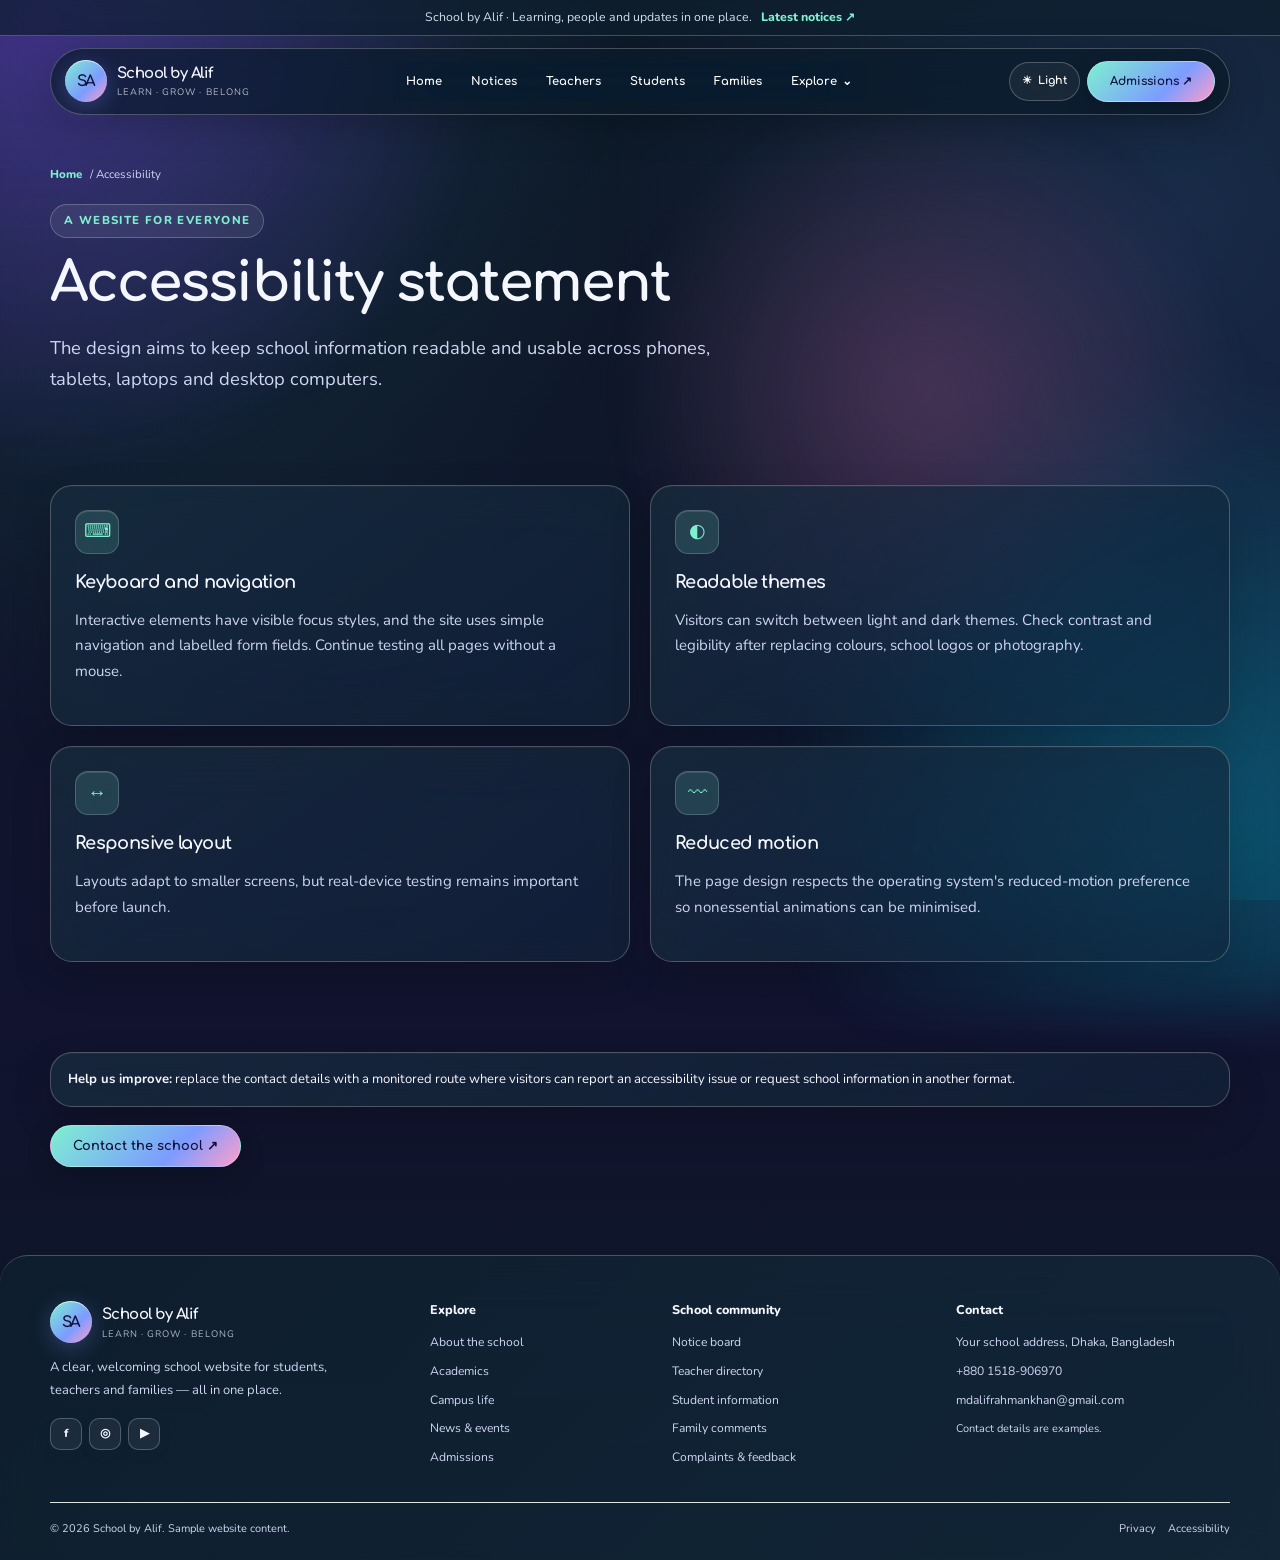
<file: accessibility.html>
<!doctype html><html lang="en"><head><meta charset="utf-8"><meta name="viewport" content="width=device-width,initial-scale=1"><meta name="theme-color" content="#f7f9f7"><meta name="description" content="Accessibility information for the School by Alif website."><title>Accessibility Statement | School by Alif</title><link rel="icon" href="assets/img/favicon.svg" type="image/svg+xml"><link rel="stylesheet" href="assets/css/style.css"><script defer src="assets/js/site-config.js"></script><script defer src="assets/js/main.js"></script></head><body><div class="announcement">School by Alif · Learning, people and updates in one place. <a href="notices.html">Latest notices ↗</a></div><header class="site-header"><div class="container nav-wrap"></div></header><main>
<section class="page-hero"><div class="container"><div class="breadcrumbs"><a href="index.html">Home</a> / Accessibility</div><p class="eyebrow">A website for everyone</p><h1>Accessibility statement</h1><p class="lede">The design aims to keep school information readable and usable across phones, tablets, laptops and desktop computers.</p></div></section>
<section class="section-tight"><div class="container grid-2"><article class="card"><div class="icon-box">⌨</div><h3>Keyboard and navigation</h3><p>Interactive elements have visible focus styles, and the site uses simple navigation and labelled form fields. Continue testing all pages without a mouse.</p></article><article class="card"><div class="icon-box">◐</div><h3>Readable themes</h3><p>Visitors can switch between light and dark themes. Check contrast and legibility after replacing colours, school logos or photography.</p></article><article class="card"><div class="icon-box">↔</div><h3>Responsive layout</h3><p>Layouts adapt to smaller screens, but real-device testing remains important before launch.</p></article><article class="card"><div class="icon-box">〰</div><h3>Reduced motion</h3><p>The page design respects the operating system's reduced-motion preference so nonessential animations can be minimised.</p></article></div></section>
<section class="section-tight"><div class="container"><div class="notice"><strong>Help us improve:</strong> replace the contact details with a monitored route where visitors can report an accessibility issue or request school information in another format.</div><a class="btn" style="margin-top:18px" href="contact.html">Contact the school ↗</a></div></section></main><footer class="site-footer"><div class="container"></div></footer></body></html>
</file>
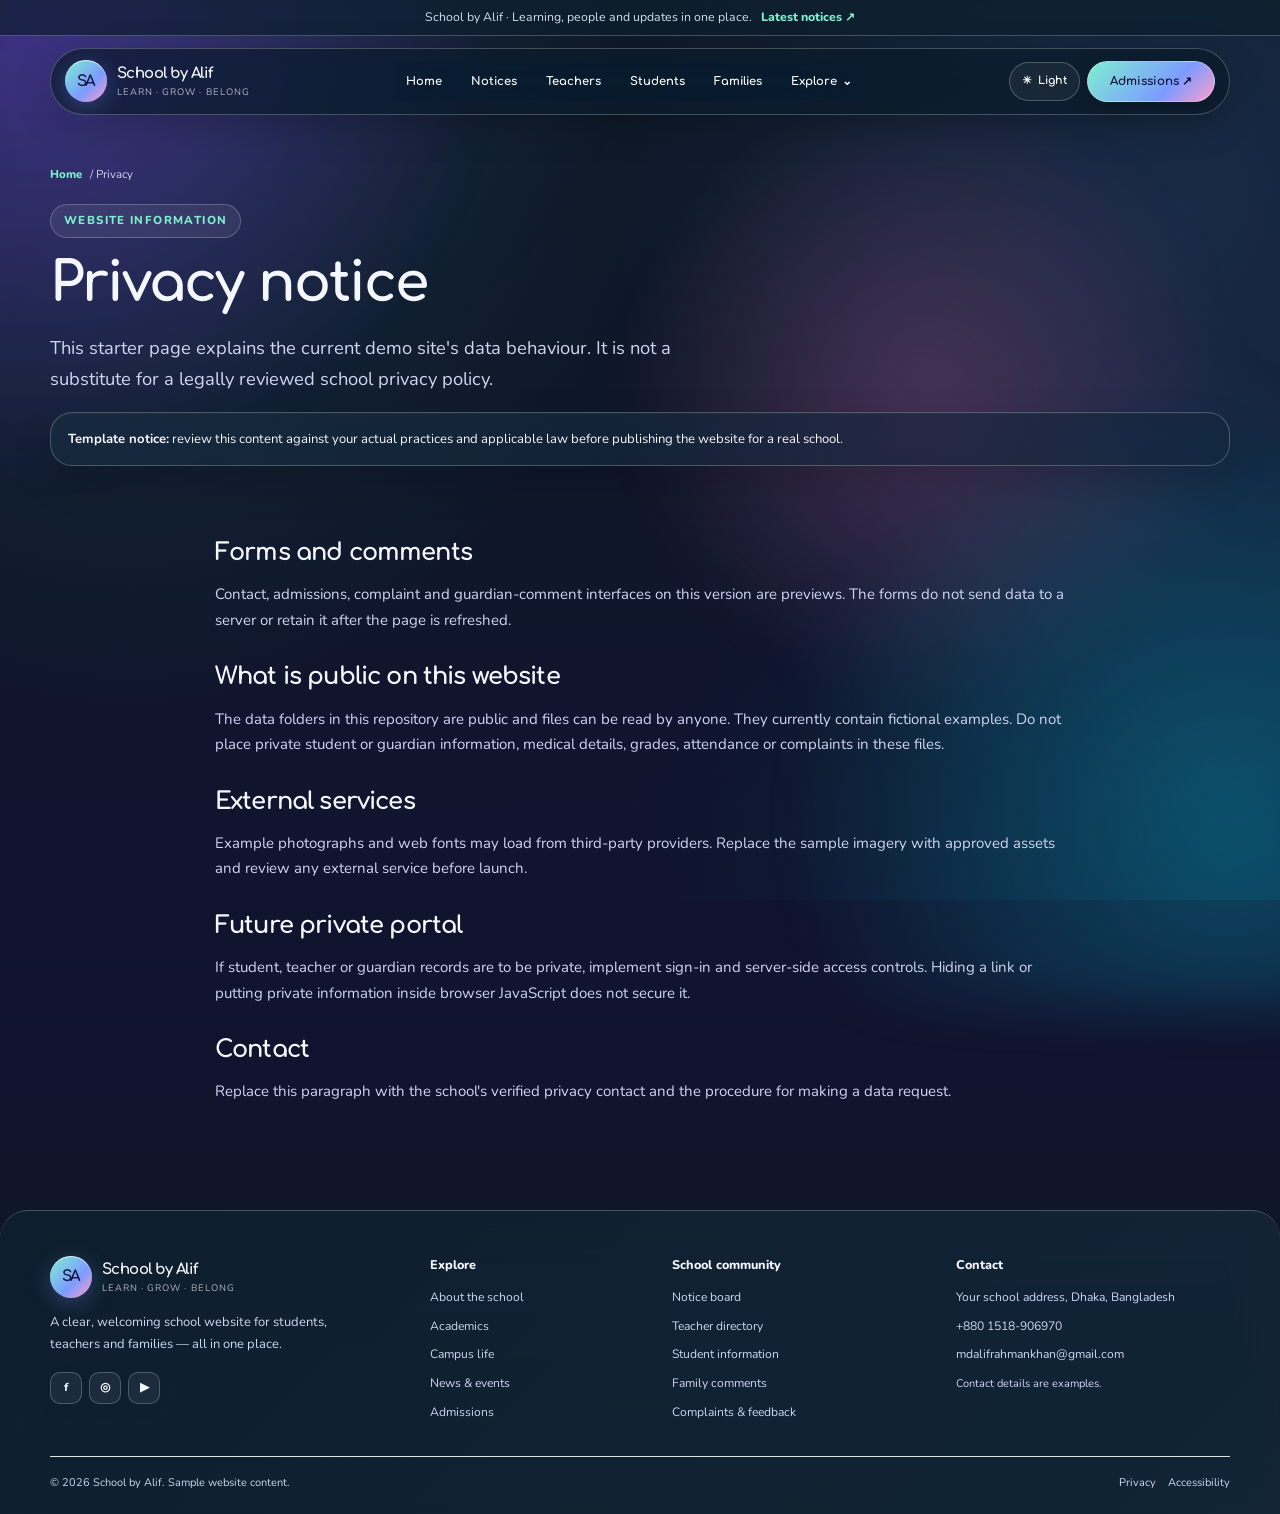
<file: privacy.html>
<!doctype html><html lang="en"><head><meta charset="utf-8"><meta name="viewport" content="width=device-width,initial-scale=1"><meta name="theme-color" content="#f7f9f7"><meta name="description" content="Starter privacy notice for School by Alif website."><title>Privacy Notice | School by Alif</title><link rel="icon" href="assets/img/favicon.svg" type="image/svg+xml"><link rel="stylesheet" href="assets/css/style.css"><script defer src="assets/js/site-config.js"></script><script defer src="assets/js/main.js"></script></head><body><div class="announcement">School by Alif · Learning, people and updates in one place. <a href="notices.html">Latest notices ↗</a></div><header class="site-header"><div class="container nav-wrap"></div></header><main>
<section class="page-hero"><div class="container"><div class="breadcrumbs"><a href="index.html">Home</a> / Privacy</div><p class="eyebrow">Website information</p><h1>Privacy notice</h1><p class="lede">This starter page explains the current demo site's data behaviour. It is not a substitute for a legally reviewed school privacy policy.</p><div class="notice"><strong>Template notice:</strong> review this content against your actual practices and applicable law before publishing the website for a real school.</div></div></section>
<section class="section-tight"><div class="container" style="max-width:850px"><h2 style="font-size:1.5rem">Forms and comments</h2><p>Contact, admissions, complaint and guardian-comment interfaces on this version are previews. The forms do not send data to a server or retain it after the page is refreshed.</p><h2 style="font-size:1.5rem;margin-top:30px">What is public on this website</h2><p>The data folders in this repository are public and files can be read by anyone. They currently contain fictional examples. Do not place private student or guardian information, medical details, grades, attendance or complaints in these files.</p><h2 style="font-size:1.5rem;margin-top:30px">External services</h2><p>Example photographs and web fonts may load from third-party providers. Replace the sample imagery with approved assets and review any external service before launch.</p><h2 style="font-size:1.5rem;margin-top:30px">Future private portal</h2><p>If student, teacher or guardian records are to be private, implement sign-in and server-side access controls. Hiding a link or putting private information inside browser JavaScript does not secure it.</p><h2 style="font-size:1.5rem;margin-top:30px">Contact</h2><p>Replace this paragraph with the school's verified privacy contact and the procedure for making a data request.</p></div></section></main><footer class="site-footer"><div class="container"></div></footer></body></html>
</file>
<file: assets/css/style.css>
@import url('https://fonts.googleapis.com/css2?family=Comfortaa:wght@400;500;600;700&family=Nunito:wght@400;500;600;700;800&display=swap');
@import url('https://fonts.googleapis.com/css2?family=DM+Sans:wght@400;500;600;700&family=Plus+Jakarta+Sans:wght@400;500;600;700;800&display=swap');
:root{--bg:#f7f9f7;--surface:#fff;--surface-soft:#eff7f0;--surface-blue:#edf5ff;--ink:#203329;--muted:#68786f;--green:#247858;--green-dark:#155740;--green-soft:#e1f4e8;--blue:#3673c5;--blue-soft:#e7f1ff;--coral:#d96f58;--coral-soft:#fff0eb;--gold:#a97516;--gold-soft:#fff5d9;--line:#e2eae3;--glass:rgba(255,255,255,.78);--glass-line:rgba(255,255,255,.96);--shadow:0 14px 40px rgba(30,65,44,.07);--shadow-hover:0 20px 55px rgba(30,65,44,.13);--radius:23px;--max:1180px;--head:'Plus Jakarta Sans',sans-serif;--body:'DM Sans',sans-serif}
:root[data-theme=dark]{--bg:#17211b;--surface:#202c24;--surface-soft:#293a2f;--surface-blue:#24343d;--ink:#eef6ef;--muted:#b1c0b4;--green:#91d6ad;--green-dark:#b4e8c5;--green-soft:#2b4635;--blue:#a5caff;--blue-soft:#293d51;--coral:#ffad96;--coral-soft:#482e29;--gold:#f0c56e;--gold-soft:#40371f;--line:#39483d;--glass:rgba(32,44,36,.78);--glass-line:rgba(255,255,255,.11);--shadow:0 16px 44px rgba(0,0,0,.2);--shadow-hover:0 20px 60px rgba(0,0,0,.28)}
*{box-sizing:border-box}html{scroll-behavior:smooth;scroll-padding-top:95px}body{margin:0;background:var(--bg);color:var(--ink);font-family:var(--body);font-size:15px;line-height:1.7;-webkit-font-smoothing:antialiased;overflow-x:hidden;transition:background .22s,color .22s}body:before{content:"";position:fixed;z-index:-1;inset:0;pointer-events:none;background:radial-gradient(ellipse at 0% 0%,rgba(161,220,176,.15),transparent 34%),radial-gradient(ellipse at 100% 14%,rgba(163,201,245,.13),transparent 33%)}::selection{background:#cbead4;color:#193a29}
img{max-width:100%;display:block;object-fit:cover}a{color:inherit;text-decoration:none}button,input,textarea,select{font:inherit}button{cursor:pointer}a:focus-visible,button:focus-visible,input:focus-visible,textarea:focus-visible,select:focus-visible{outline:3px solid #4d9ee0;outline-offset:3px}.container{width:min(calc(100% - 40px),var(--max));margin-inline:auto}
h1,h2,h3,h4{font-family:var(--head);letter-spacing:-.052em;line-height:1.18;margin:0 0 15px;font-weight:750;color:var(--ink)}h1{font-size:clamp(2.6rem,5.2vw,4.7rem);line-height:1.08}h2{font-size:clamp(1.9rem,3.6vw,3rem)}h3{font-size:1.12rem;letter-spacing:-.035em}h4{font-size:1rem;letter-spacing:-.025em}p{margin:0 0 17px;color:var(--muted)}.eyebrow,.page-kicker{display:inline-flex;align-items:center;gap:9px;color:var(--green);font-size:.72rem;font-weight:800;text-transform:uppercase;letter-spacing:.12em;margin:0 0 14px}.eyebrow:before,.page-kicker:before{content:"";display:inline-block;width:22px;height:2px;border-radius:4px;background:currentColor}.lede{font-size:clamp(1rem,1.5vw,1.15rem);max-width:680px}.center{text-align:center}.center .lede{margin-inline:auto}.section{padding:73px 0}.section-tight{padding:45px 0}.section-head,.section-heading{display:flex;justify-content:space-between;align-items:end;gap:24px;margin-bottom:27px}.section-head>div,.section-heading>div{max-width:730px}.section-head p,.section-heading p{margin-bottom:0}
.announcement{padding:8px 16px;text-align:center;font-size:.74rem;background:#edf7ef;color:#35634a;border-bottom:1px solid #dfebe0}.announcement a{font-weight:800;color:var(--green);margin-left:6px}:root[data-theme=dark] .announcement{background:#263b2e;color:#d4f4dd;border-color:var(--line)}
.site-header{position:sticky;top:0;z-index:50;background:rgba(255,255,255,.84);border-bottom:1px solid rgba(225,235,226,.85);backdrop-filter:blur(19px) saturate(145%);-webkit-backdrop-filter:blur(19px) saturate(145%)}:root[data-theme=dark] .site-header{background:rgba(27,37,31,.88);border-color:var(--line)}
.nav-wrap{display:flex;align-items:center;justify-content:space-between;gap:15px;min-height:73px}.brand{display:flex;align-items:center;gap:10px;min-width:max-content}.brand-mark{display:grid;place-items:center;width:42px;height:42px;border-radius:13px;background:var(--green);color:#fff;font-family:var(--head);font-weight:800;letter-spacing:-.07em;box-shadow:0 5px 13px #24785820}.brand-copy{display:flex;flex-direction:column;line-height:1.3}.brand-copy strong{font-family:var(--head);font-size:.9rem;letter-spacing:-.04em;color:var(--ink)}.brand-copy small{font-size:.59rem;color:var(--muted);letter-spacing:.11em;margin-top:3px}.nav-links{display:flex;align-items:center;gap:16px}.nav-links>a,.nav-more-button{font-size:.77rem;font-weight:700;color:var(--muted);white-space:nowrap}.nav-links>a:hover,.nav-links>a[aria-current=page],.nav-more-button:hover{color:var(--green)}.nav-links>a[aria-current=page]:after{content:"";display:block;height:2px;margin-top:4px;border-radius:4px;background:var(--green)}.nav-more{position:relative}.nav-more-button{display:flex;align-items:center;gap:5px;background:none;border:0;padding:8px 0}.nav-more-menu{display:none;position:absolute;right:0;top:calc(100% + 10px);min-width:190px;padding:8px;background:var(--surface);border:1px solid var(--line);border-radius:15px;box-shadow:var(--shadow);z-index:90}.nav-more.open .nav-more-menu{display:grid;animation:popIn .18s ease-out}.nav-more-menu a{padding:10px 12px;border-radius:9px;font-size:.79rem;color:var(--muted)}.nav-more-menu a:hover,.nav-more-menu a[aria-current=page]{background:var(--surface-soft);color:var(--green)}.nav-utility{display:flex;align-items:center;gap:8px}.theme-toggle,.nav-toggle{display:inline-flex;align-items:center;justify-content:center;gap:6px;min-height:38px;padding:8px 10px;border:1px solid var(--line);border-radius:11px;background:var(--surface);color:var(--ink);font-weight:700;font-size:.74rem}.nav-toggle{display:none}
.btn{display:inline-flex;align-items:center;justify-content:center;gap:8px;border:1px solid transparent;border-radius:11px;padding:12px 17px;background:var(--green);color:#fff;font-weight:800;font-size:.81rem;line-height:1.3;box-shadow:0 5px 15px #2478581a;transition:transform .22s,box-shadow .22s,background .22s}.btn:hover{transform:translateY(-2px);box-shadow:0 10px 22px #24785824;background:var(--green-dark)}.btn-light{background:var(--surface);border-color:var(--line);color:var(--ink);box-shadow:none}.btn-light:hover{background:var(--surface-soft);color:var(--green-dark)}.btn-blue{background:var(--blue)}.btn-sm{padding:9px 13px;font-size:.74rem}.text-link{font-size:.82rem;font-weight:800;color:var(--green);white-space:nowrap}.text-link span{padding-left:4px}.pill{display:inline-flex;align-items:center;gap:7px;border:1px solid #dbece0;background:#fff;border-radius:99px;padding:7px 12px;color:#36664b;font-size:.71rem;font-weight:800}
.glass,.card,.stat,.step,.faq-list details,.contact-card{background:var(--glass);border:1px solid var(--glass-line);box-shadow:var(--shadow);backdrop-filter:blur(15px);-webkit-backdrop-filter:blur(15px)}.card{border-radius:var(--radius);padding:24px;transition:transform .24s,box-shadow .24s,border-color .24s}.card:hover{transform:translateY(-4px);box-shadow:var(--shadow-hover);border-color:#c4e3cd}.icon-box{width:44px;height:44px;border-radius:13px;display:grid;place-items:center;background:var(--green-soft);color:var(--green);font-size:1.2rem;margin-bottom:18px}.tag{display:inline-flex;align-items:center;padding:5px 9px;border-radius:7px;background:var(--green-soft);color:var(--green-dark);font-size:.65rem;font-weight:800}.tag.blue{background:var(--blue-soft);color:var(--blue)}.tag.coral{background:var(--coral-soft);color:var(--coral)}.tag.gold{background:var(--gold-soft);color:var(--gold)}
.grid-2{display:grid;grid-template-columns:repeat(2,minmax(0,1fr));gap:20px}.grid-3{display:grid;grid-template-columns:repeat(3,minmax(0,1fr));gap:17px}.photo-card{padding:0;overflow:hidden}.photo-card>img{width:100%;height:205px}.photo-card .card-body{padding:21px}.photo-card h3{margin-top:10px}
.hero{padding:55px 0 48px}.hero-grid{display:grid;grid-template-columns:1fr 1fr;align-items:center;gap:44px}.hero-copy{position:relative;z-index:2}.hero h1 span{color:var(--green)}.hero-copy .lede{margin:18px 0 24px}.button-row{display:flex;gap:10px;flex-wrap:wrap}.hero-art{position:relative;min-height:420px}.hero-image{position:absolute;inset:5px 10px 22px 20px;width:calc(100% - 30px);height:calc(100% - 27px);border-radius:29px 29px 95px 29px;box-shadow:0 20px 52px #24473019}.hero-art:before{content:"";position:absolute;right:0;top:-10px;width:145px;height:145px;background:#d8edbb;border-radius:50%;opacity:.6}.hero-art:after{content:"";position:absolute;left:0;bottom:0;width:105px;height:105px;border:1px solid #a8d4b0;border-radius:50%}.floating-card{position:absolute;z-index:2;padding:15px 17px;border-radius:16px;background:rgba(255,255,255,.9);border:1px solid #fff;box-shadow:var(--shadow);backdrop-filter:blur(15px);animation:float 7s ease-in-out infinite}.floating-card strong{display:block;font:800 .98rem var(--head)}.floating-card small{color:var(--muted);font-size:.69rem}.float-one{right:0;top:32px}.float-two{left:0;bottom:31px;max-width:190px;animation-delay:-2.4s}
.trust-strip{border-block:1px solid var(--line);background:rgba(255,255,255,.47);padding:17px 0}.trust-inner{display:flex;justify-content:space-between;gap:16px;flex-wrap:wrap}.trust-item{display:flex;gap:8px;align-items:center;color:var(--muted);font-size:.76rem;font-weight:700}.trust-item b{color:var(--green)}
.stats{display:grid;grid-template-columns:repeat(4,1fr);gap:10px;margin-top:22px}.stat{padding:18px;border-radius:16px}.stat strong{font:800 clamp(1.5rem,3vw,2.2rem)/1.2 var(--head);display:block}.stat span{display:block;font-size:.7rem;color:var(--muted);margin-top:5px}
.split{display:grid;grid-template-columns:1fr 1fr;align-items:center;gap:45px}.split-image{position:relative}.split-image img{width:100%;height:400px;border-radius:26px}.image-note{position:absolute;right:-10px;bottom:17px;max-width:220px;padding:16px;border-radius:17px;background:rgba(255,255,255,.93);border:1px solid white;box-shadow:var(--shadow)}.image-note h3{margin:9px 0 5px}.check-list{list-style:none;padding:0;margin:22px 0 25px;display:grid;gap:11px}.check-list li{display:flex;gap:10px;color:var(--muted)}.check-list li:before{content:"✓";display:grid;place-items:center;flex:0 0 22px;height:22px;border-radius:50%;background:var(--green-soft);color:var(--green);font-size:.7rem;font-weight:900;margin-top:2px}
.quote-band{border-radius:26px;padding:36px;background:linear-gradient(115deg,#eaf6eb,#eff6ff 74%,#fff2e9);border:1px solid #fff;display:grid;grid-template-columns:1fr 1fr;gap:25px;align-items:center}.quote-band h2{max-width:500px}.quote-band p{color:#5c7364}.quote-mark{font:4rem/1 var(--head);color:var(--green)}
.page-hero{padding:45px 0 28px}.page-hero-grid{display:grid;grid-template-columns:1fr .75fr;gap:38px;align-items:center}.page-hero h1{font-size:clamp(2.45rem,4.8vw,4.1rem)}.page-hero-img{width:100%;height:280px;border-radius:25px}.breadcrumbs{display:flex;gap:8px;font-size:.72rem;color:var(--muted);margin-bottom:20px}.breadcrumbs a{color:var(--green);font-weight:800}
.notice{border:1px solid #d9eadc;background:#edf7ed;color:#3f684b;padding:15px 17px;border-radius:14px;font-size:.82rem}.feature-row{display:flex;gap:13px;margin:19px 0}.feature-row .icon-box{flex-shrink:0;margin:0}.feature-row h3{font:800 .9rem var(--body);letter-spacing:0;margin-bottom:4px}.feature-row p{font-size:.8rem;margin:0}
.timeline{border-left:2px solid #d9e8dc;padding-left:24px;margin-left:9px;display:grid;gap:21px}.timeline-item{position:relative}.timeline-item:before{content:"";position:absolute;left:-32px;top:5px;width:12px;height:12px;background:#a8dcb3;border:4px solid var(--bg);border-radius:50%}.timeline-item .year{font-size:.75rem;color:var(--green);font-weight:800}.steps{counter-reset:step;display:grid;grid-template-columns:repeat(3,1fr);gap:14px}.step{border-radius:21px;padding:23px}.step:before{counter-increment:step;content:"0" counter(step);display:grid;place-items:center;width:39px;height:39px;border-radius:12px;background:var(--green-soft);color:var(--green);font:800 .88rem var(--head);margin-bottom:18px}.step p{font-size:.82rem}
.data-table{width:100%;border-collapse:collapse;border-radius:15px;overflow:hidden;background:var(--surface);font-size:.83rem}.data-table th,.data-table td{text-align:left;padding:13px;border-bottom:1px solid var(--line)}.data-table th{background:var(--surface-soft);font-size:.7rem;text-transform:uppercase;letter-spacing:.05em}.data-table tr:last-child td{border-bottom:0}
.filter-bar{display:flex;gap:7px;flex-wrap:wrap;margin-bottom:20px}.filter-bar button,.teacher-filter button{padding:8px 12px;background:var(--surface);color:var(--muted);border:1px solid var(--line);border-radius:99px;font-size:.74rem;font-weight:800}.filter-bar button.active,.teacher-filter button.active{background:var(--green);border-color:var(--green);color:#fff}.news-meta{display:flex;gap:11px;color:var(--muted);font-size:.69rem;margin:11px 0}.news-meta span+span:before{content:"•";margin-right:11px}
.gallery-grid{display:grid;grid-template-columns:repeat(3,1fr);gap:14px}.gallery-item{position:relative;min-height:205px;border-radius:20px;overflow:hidden}.gallery-item img{position:absolute;inset:0;width:100%;height:100%;transition:transform .45s}.gallery-item:hover img{transform:scale(1.04)}.gallery-caption{position:absolute;left:11px;right:11px;bottom:11px;background:rgba(255,255,255,.92);border-radius:10px;padding:9px 11px;font-weight:800;font-size:.74rem}
.faq-list{display:grid;gap:10px}.faq-list details{border-radius:15px;padding:16px 19px}.faq-list summary{cursor:pointer;font-weight:800;list-style:none;position:relative;padding-right:27px}.faq-list summary::-webkit-details-marker{display:none}.faq-list summary:after{content:"+";position:absolute;right:0;color:var(--green);font-size:1.2rem}.faq-list details[open] summary:after{content:"−"}.faq-list details p{font-size:.83rem;margin:10px 0 0}
.contact-grid{display:grid;grid-template-columns:.8fr 1.2fr;gap:19px;align-items:start}.contact-card{padding:24px;border-radius:21px}.contact-method{display:flex;gap:12px;padding:14px 0;border-bottom:1px solid var(--line)}.contact-method:last-child{border:0}.contact-method .icon-box{flex-shrink:0;margin:0}.contact-method strong{display:block;font-size:.83rem}.contact-method p,.contact-method a{font-size:.8rem;margin:3px 0 0;color:var(--muted)}
.form-grid{display:grid;grid-template-columns:1fr 1fr;gap:13px}.field{display:grid;gap:7px;min-width:0}.field label{font-size:.74rem;font-weight:800}.field input,.field select,.field textarea{width:100%;min-width:0;border:1px solid #d8e3da;border-radius:11px;padding:12px;background:#fff;color:#203329}.field textarea{min-height:118px;resize:vertical}.field input::placeholder,.field textarea::placeholder{color:#8b9990}.field.full{grid-column:1/-1}.form-message{margin-top:10px;font-size:.8rem;color:var(--green);font-weight:700}
.site-footer{margin-top:43px;padding:45px 0 21px;background:#edf4ee;border-top:1px solid #e1ebe2}:root[data-theme=dark] .site-footer{background:#1c2921}.footer-grid{display:grid;grid-template-columns:1.3fr .8fr .95fr 1fr;gap:23px}.footer-brand p{font-size:.81rem;max-width:290px;margin-top:13px}.footer-col h3{font:800 .79rem var(--body);letter-spacing:0;margin-bottom:14px}.footer-col a{display:block;margin:8px 0;color:var(--muted);font-size:.76rem}.footer-col a:hover{color:var(--green)}.footer-bottom{display:flex;justify-content:space-between;gap:14px;flex-wrap:wrap;margin-top:26px;padding-top:17px;border-top:1px solid #dce6de;color:var(--muted);font-size:.69rem}.footer-bottom a{margin-left:12px}.social-row{display:flex;gap:7px;margin-top:13px}.social-row a{display:grid;place-items:center;width:32px;height:32px;border-radius:10px;background:#fff;border:1px solid var(--line);font-weight:800;font-size:.73rem}
.empty-state{padding:28px;border:1px dashed var(--line);border-radius:15px;text-align:center;color:var(--muted)}[hidden]{display:none!important}.search-box{display:flex;align-items:center;gap:9px;width:min(100%,390px);padding:7px 12px;background:var(--surface);border:1px solid var(--line);border-radius:11px;margin:0 0 18px}.search-box span{color:var(--muted)}.search-box input{width:100%;min-width:0;border:0;background:transparent;padding:5px;color:var(--ink);outline:0}
.site-hero-v3{padding:52px 0 48px}.hero-v3-grid{display:grid;grid-template-columns:1fr .94fr;align-items:center;gap:42px}.hero-v3-copy h1{font-size:clamp(2.65rem,5vw,4.6rem);max-width:680px}.hero-v3-copy h1 em{font-style:normal;color:var(--green)}.hero-v3-copy .lede{margin:18px 0 24px}.hero-v3-photo{position:relative;min-height:420px}.hero-v3-photo>img{position:absolute;inset:0 0 0 14px;width:calc(100% - 14px);height:100%;border-radius:27px 27px 94px 27px}.hero-v3-photo:before{content:"";position:absolute;z-index:1;width:115px;height:115px;border-radius:50%;right:-12px;top:-16px;background:#f4d894;opacity:.55}.photo-glass-note{position:absolute;z-index:2;left:-5px;bottom:22px;width:min(245px,72%);padding:15px;border-radius:16px;background:rgba(255,255,255,.92);border:1px solid white;box-shadow:var(--shadow);backdrop-filter:blur(14px)}.photo-glass-note strong{display:block;font:800 .93rem var(--head)}.photo-glass-note span{font-size:.73rem;color:var(--muted)}
.section-heading h2{margin-bottom:9px}.notice-highlight{border:1px solid #dce9dc;background:#edf7ed;border-radius:18px;padding:17px 20px;display:flex;align-items:center;justify-content:space-between;gap:15px;margin-bottom:22px}.notice-highlight strong{font-size:.85rem}.notice-highlight p{font-size:.77rem;margin:3px 0 0}.notice-highlight .btn{flex-shrink:0}
.quick-grid{display:grid;grid-template-columns:repeat(4,minmax(0,1fr));gap:13px}.quick-card{padding:20px;border-radius:18px;background:rgba(255,255,255,.82);border:1px solid #fff;box-shadow:0 7px 23px rgba(30,65,44,.04);transition:transform .22s,box-shadow .22s,border-color .22s}.quick-card:hover{transform:translateY(-4px);box-shadow:var(--shadow-hover);border-color:#cbe5d3}.quick-icon{display:grid;place-items:center;width:41px;height:41px;border-radius:12px;background:var(--green-soft);color:var(--green);font-size:1.14rem;margin-bottom:15px}.quick-card:nth-child(2) .quick-icon{background:var(--blue-soft);color:var(--blue)}.quick-card:nth-child(3) .quick-icon{background:var(--gold-soft);color:var(--gold)}.quick-card:nth-child(4) .quick-icon{background:var(--coral-soft);color:var(--coral)}.quick-card h3{font-size:.94rem;margin-bottom:6px}.quick-card p{font-size:.74rem;line-height:1.6;margin:0}.quick-card .arrow{float:right;color:var(--green)}
.data-cards{display:grid;grid-template-columns:repeat(3,minmax(0,1fr));gap:15px}.notice-card{padding:19px;border:1px solid var(--line);background:var(--surface);border-radius:18px;box-shadow:0 7px 23px rgba(35,63,43,.04);transition:transform .22s,box-shadow .22s}.notice-card:hover{transform:translateY(-3px);box-shadow:var(--shadow)}.notice-card h3{font-size:.96rem;margin:11px 0 8px}.notice-card p{font-size:.79rem;line-height:1.65;margin-bottom:12px}.notice-meta{font-size:.68rem;color:var(--muted);display:flex;gap:9px;flex-wrap:wrap}.notice-card-top{display:flex;justify-content:space-between;align-items:center;gap:10px}.notice-date{font-size:.68rem;color:var(--muted);white-space:nowrap}.notice-label{display:inline-flex;border-radius:6px;padding:4px 8px;font-size:.62rem;font-weight:800;background:var(--green-soft);color:var(--green-dark)}.notice-label.urgent{background:var(--coral-soft);color:#b64d3b}.notice-label.event{background:var(--blue-soft);color:#2e67ac}.notice-label.academic{background:var(--gold-soft);color:#946611}
.teacher-grid{display:grid;grid-template-columns:repeat(3,minmax(0,1fr));gap:16px}.teacher-card{overflow:hidden;background:var(--surface);border:1px solid var(--line);border-radius:19px;box-shadow:0 7px 24px rgba(30,65,44,.05);transition:transform .24s,box-shadow .24s}.teacher-card:hover{transform:translateY(-4px);box-shadow:var(--shadow-hover)}.teacher-card img{height:210px;width:100%;background:var(--surface-soft)}.teacher-info{padding:17px}.teacher-info h3{font-size:.98rem;margin:10px 0 4px}.teacher-info .role{font-size:.7rem;font-weight:800;color:var(--green);margin-bottom:7px}.teacher-info p{font-size:.77rem;line-height:1.6;margin:0}
.student-record{padding:18px;border:1px solid var(--line);background:var(--surface);border-radius:17px;box-shadow:0 6px 21px rgba(30,65,44,.04)}.student-record-head{display:flex;align-items:center;gap:12px;margin-bottom:14px}.student-avatar{display:grid;place-items:center;flex-shrink:0;width:42px;height:42px;border-radius:50%;background:var(--green-soft);color:var(--green);font:800 .78rem var(--head)}.student-record-head h3{font-size:.9rem;margin:0 0 2px}.student-record-head p{font-size:.69rem;margin:0}.student-metrics{display:grid;grid-template-columns:1fr 1fr;gap:8px}.student-metric{padding:9px;background:var(--surface-soft);border-radius:9px}.student-metric span{display:block;font-size:.64rem;color:var(--muted)}.student-metric b{display:block;font-size:.82rem;margin-top:2px}
.comment-card{padding:18px;background:var(--surface);border:1px solid var(--line);border-radius:16px}.comment-top{display:flex;align-items:center;justify-content:space-between;gap:10px;margin-bottom:11px}.comment-author{display:flex;gap:9px;align-items:center}.comment-avatar{display:grid;place-items:center;width:35px;height:35px;border-radius:50%;background:var(--blue-soft);color:var(--blue);font-weight:800}.comment-author b{display:block;font-size:.78rem}.comment-author small{font-size:.66rem;color:var(--muted)}.comment-card p{font-size:.8rem;line-height:1.7;margin:0}.comment-response{padding:11px 13px;margin-top:12px;border-left:3px solid #a8d9b1;background:var(--surface-soft);border-radius:0 9px 9px 0;font-size:.75rem;color:var(--muted)}.comment-response b{display:block;color:var(--green);font-size:.69rem;margin-bottom:3px}
.panel{padding:23px;background:var(--surface);border:1px solid var(--line);border-radius:20px;box-shadow:0 7px 26px rgba(30,65,44,.04)}.demo-alert{border:1px solid #f0dfab;background:#fff8e4;color:#78602b;border-radius:12px;padding:13px 15px;font-size:.77rem;line-height:1.65}.demo-alert strong{color:#634c1e}.status-chip{display:inline-flex;align-items:center;gap:6px;border-radius:99px;padding:5px 9px;background:var(--green-soft);color:var(--green-dark);font-size:.65rem;font-weight:800}.status-chip:before{content:"";width:6px;height:6px;border-radius:50%;background:#4d9e6d}.loading-state{padding:24px;border:1px dashed var(--line);border-radius:14px;color:var(--muted);text-align:center;font-size:.81rem}
#scroll-progress{position:fixed;top:0;left:0;width:0;height:3px;background:linear-gradient(90deg,#5daf83,#78bdea,#edab9a);z-index:1000}#back-to-top{position:fixed;right:18px;bottom:18px;z-index:70;width:41px;height:41px;border:1px solid var(--line);border-radius:12px;background:var(--surface);color:var(--green);box-shadow:var(--shadow);opacity:0;transform:translateY(8px);pointer-events:none;transition:.2s}#back-to-top.visible{opacity:1;transform:translateY(0);pointer-events:auto}
.reveal{opacity:0;transform:translateY(15px);transition:opacity .55s ease,transform .55s cubic-bezier(.2,.7,.3,1)}.reveal.in-view{opacity:1;transform:none}
:root[data-theme=dark] .quick-card{background:var(--surface);border-color:var(--line)}:root[data-theme=dark] .notice-highlight{background:var(--green-soft);border-color:var(--line)}:root[data-theme=dark] .field input,:root[data-theme=dark] .field textarea,:root[data-theme=dark] .field select{background:#1a2720;color:var(--ink);border-color:var(--line)}:root[data-theme=dark] .field select option{background:#202c24;color:var(--ink)}:root[data-theme=dark] .social-row a{background:var(--surface);border-color:var(--line)}:root[data-theme=dark] .image-note,:root[data-theme=dark] .floating-card,:root[data-theme=dark] .photo-glass-note{background:rgba(32,44,36,.93);border-color:var(--line)}:root[data-theme=dark] .quote-band{background:linear-gradient(120deg,#263d2e,#273744 80%,#43342e);border-color:var(--line)}:root[data-theme=dark] .hero-art:before{background:#476b44}
@keyframes float{0%,100%{transform:translateY(0)}50%{transform:translateY(-7px)}}@keyframes popIn{from{opacity:0;transform:translateY(-4px)}to{opacity:1;transform:none}}
@media(max-width:1120px){.nav-links{gap:10px}.nav-links>a,.nav-more-button{font-size:.73rem}.nav-wrap{gap:10px}.brand-copy small{font-size:.52rem}}
@media(max-width:980px){.nav-toggle{display:inline-flex}.nav-links{display:none;position:absolute;top:calc(100% + 7px);left:13px;right:13px;max-height:calc(100vh - 115px);overflow-y:auto;align-items:stretch;flex-direction:column;gap:1px;padding:9px;background:var(--surface);border:1px solid var(--line);border-radius:17px;box-shadow:var(--shadow-hover)}.nav-links.is-open{display:flex;animation:popIn .18s ease-out}.nav-links>a,.nav-more-button{display:flex;justify-content:space-between;width:100%;padding:11px 12px;border-radius:9px;font-size:.84rem}.nav-links>a:hover,.nav-links>a[aria-current=page]{background:var(--surface-soft)}.nav-links>a[aria-current=page]:after{display:none}.nav-more-menu{position:static;box-shadow:none;border:0;background:var(--surface-soft);margin:0 0 4px 8px;min-width:0}.nav-more-menu a{padding:9px 11px}.nav-cta{display:none}.hero-v3-grid,.hero-grid{gap:25px}.quick-grid{grid-template-columns:repeat(2,minmax(0,1fr))}.footer-grid{grid-template-columns:1.2fr 1fr 1fr}.footer-col:last-child{grid-column:2/4}}
@media(max-width:760px){.container{width:min(calc(100% - 32px),var(--max))}.section{padding:54px 0}.section-tight{padding:37px 0}.site-hero-v3{padding:40px 0}.hero-v3-grid,.hero-grid,.page-hero-grid,.split,.contact-grid{grid-template-columns:1fr;gap:26px}.hero-v3-photo{min-height:355px}.hero-v3-photo>img{left:7px;width:calc(100% - 7px)}.hero-art{min-height:355px}.hero-image{inset:0 7px 17px 9px;width:calc(100% - 16px);height:calc(100% - 17px)}.page-hero{padding-top:33px}.page-hero-img{height:240px}.grid-3,.data-cards,.teacher-grid{grid-template-columns:repeat(2,minmax(0,1fr))}.section-head,.section-heading{display:block}.section-head>.text-link,.section-heading>.text-link{display:inline-flex;margin-top:11px}.quote-band{grid-template-columns:1fr;padding:27px}.steps{grid-template-columns:1fr}.stats{grid-template-columns:repeat(2,1fr)}.gallery-grid{grid-template-columns:repeat(2,1fr)}.footer-grid{grid-template-columns:repeat(2,1fr)}.footer-brand{grid-column:1/-1}.footer-col:last-child{grid-column:auto}.hero-v3-copy h1{font-size:clamp(2.6rem,9vw,4rem)}}
@media(max-width:520px){body{font-size:14px}.container{width:min(calc(100% - 26px),var(--max))}.announcement{font-size:.65rem}.announcement a{display:block;margin-top:2px}.brand-mark{width:37px;height:37px}.brand-copy strong{font-size:.8rem}.brand-copy small{font-size:.49rem;letter-spacing:.08em}.nav-wrap{min-height:61px}.theme-toggle,.nav-toggle{min-height:35px;padding:7px 9px;font-size:.68rem}.hero-v3-copy h1{font-size:clamp(2.55rem,11.5vw,3.5rem)}.hero-v3-photo{min-height:290px}.hero-art{min-height:295px}.floating-card{padding:11px 13px}.float-two{max-width:160px}.page-hero h1{font-size:2.4rem}.page-hero-img{height:210px}.grid-2,.grid-3,.data-cards,.teacher-grid{grid-template-columns:1fr}.quick-grid{grid-template-columns:repeat(2,minmax(0,1fr));gap:9px}.quick-card{padding:15px}.quick-card h3{font-size:.85rem}.quick-card p{font-size:.7rem}.quick-icon{width:36px;height:36px;margin-bottom:11px}.notice-highlight{display:block;padding:15px}.notice-highlight .btn{margin-top:10px}.stats{gap:8px}.stat{padding:14px}.form-grid{grid-template-columns:1fr}.field.full{grid-column:auto}.data-table{font-size:.72rem}.data-table th,.data-table td{padding:9px 7px}.gallery-grid{grid-template-columns:1fr 1fr}.gallery-item{min-height:150px}.gallery-caption{font-size:.66rem}.footer-grid{gap:20px 12px}.footer-col h3{font-size:.74rem}.footer-col a{font-size:.71rem}.footer-bottom{display:block}.footer-bottom a{display:inline-block;margin:8px 10px 0 0}.panel{padding:17px}}
@media(prefers-reduced-motion:reduce){*,*::before,*::after{scroll-behavior:auto!important;animation-duration:.01ms!important;animation-iteration-count:1!important;transition-duration:.01ms!important}.reveal{opacity:1;transform:none}}

/* Glassmorphism refresh: translucent surfaces and clear hierarchy */
:root{--bg:#edf4f8;--surface:rgba(255,255,255,.66);--surface-soft:rgba(255,255,255,.46);--surface-blue:rgba(218,235,250,.52);--ink:#172b3a;--muted:#5a6f7d;--green:#17796f;--green-dark:#0e635c;--green-soft:rgba(183,232,219,.52);--blue:#326fb7;--blue-soft:rgba(205,226,250,.58);--coral:#c65f54;--coral-soft:rgba(255,225,216,.62);--gold:#9b6a12;--gold-soft:rgba(255,239,197,.66);--line:rgba(79,119,142,.19);--glass:rgba(255,255,255,.56);--glass-line:rgba(255,255,255,.88);--shadow:0 16px 44px rgba(30,69,93,.09);--shadow-hover:0 22px 58px rgba(26,71,101,.16)}
:root[data-theme=dark]{--bg:#0b1723;--surface:rgba(23,39,55,.74);--surface-soft:rgba(33,53,70,.62);--surface-blue:rgba(28,54,75,.64);--ink:#eef6fb;--muted:#bdccd7;--green:#8ce0d0;--green-dark:#b0f0e3;--green-soft:rgba(37,93,88,.52);--blue:#a6d0ff;--blue-soft:rgba(41,71,101,.62);--coral:#ffb1a4;--coral-soft:rgba(100,52,54,.48);--gold:#f2d184;--gold-soft:rgba(97,75,32,.46);--line:rgba(211,232,244,.14);--glass:rgba(20,36,52,.64);--glass-line:rgba(219,239,249,.16);--shadow:0 18px 50px rgba(0,0,0,.22);--shadow-hover:0 24px 65px rgba(0,0,0,.32)}
body{background:radial-gradient(ellipse at 10% 4%,rgba(103,205,183,.18),transparent 31%),radial-gradient(ellipse at 91% 13%,rgba(117,166,245,.18),transparent 34%),radial-gradient(ellipse at 62% 82%,rgba(255,211,167,.13),transparent 32%),linear-gradient(180deg,#f7fbfd 0%,var(--bg) 58%,#eaf2f7 100%);background-attachment:fixed}
:root[data-theme=dark] body{background:radial-gradient(ellipse at 10% 4%,rgba(45,146,135,.19),transparent 32%),radial-gradient(ellipse at 92% 14%,rgba(61,107,183,.22),transparent 34%),linear-gradient(180deg,#0d1a27 0%,var(--bg) 66%,#0b1723 100%)}
body:before{background:radial-gradient(ellipse at 0% 0%,rgba(123,221,191,.14),transparent 35%),radial-gradient(ellipse at 100% 14%,rgba(155,190,255,.15),transparent 35%)}
.announcement{background:rgba(245,250,253,.63);color:#425b6c;border-bottom:1px solid rgba(255,255,255,.76);backdrop-filter:blur(22px) saturate(150%);-webkit-backdrop-filter:blur(22px) saturate(150%)}
:root[data-theme=dark] .announcement{background:rgba(16,31,45,.72);color:#d1e0eb;border-color:var(--line)}
.site-header{background:rgba(247,251,253,.70);border-bottom:1px solid rgba(255,255,255,.82);box-shadow:0 7px 26px rgba(40,79,104,.045);backdrop-filter:blur(24px) saturate(170%);-webkit-backdrop-filter:blur(24px) saturate(170%)}
:root[data-theme=dark] .site-header{background:rgba(13,27,40,.75);border-color:var(--line)}
.brand-mark{background:linear-gradient(145deg,#218e80,#376fae);box-shadow:0 8px 21px rgba(35,116,131,.24),inset 0 1px 0 rgba(255,255,255,.42)}
.nav-links>a,.nav-more-button{border:1px solid transparent;border-radius:999px;transition:background .2s,border-color .2s,transform .2s}
.nav-links>a:hover,.nav-links>a[aria-current=page],.nav-more-button:hover{background:rgba(255,255,255,.57);border-color:rgba(255,255,255,.78);box-shadow:0 4px 13px rgba(40,76,98,.06)}
:root[data-theme=dark] .nav-links>a:hover,:root[data-theme=dark] .nav-links>a[aria-current=page],:root[data-theme=dark] .nav-more-button:hover{background:rgba(255,255,255,.07);border-color:var(--line)}
.nav-more-menu,.nav-links.is-open{background:rgba(249,252,254,.82);border:1px solid rgba(255,255,255,.88);box-shadow:var(--shadow-hover);backdrop-filter:blur(24px) saturate(160%);-webkit-backdrop-filter:blur(24px) saturate(160%)}
:root[data-theme=dark] .nav-more-menu,:root[data-theme=dark] .nav-links.is-open{background:rgba(20,36,52,.94);border-color:var(--line)}
.theme-toggle,.nav-toggle{background:rgba(255,255,255,.48);border-color:rgba(255,255,255,.9);box-shadow:0 4px 15px rgba(33,75,101,.06);backdrop-filter:blur(16px);-webkit-backdrop-filter:blur(16px)}
:root[data-theme=dark] .theme-toggle,:root[data-theme=dark] .nav-toggle{background:rgba(255,255,255,.06);border-color:var(--line)}
.btn{background:linear-gradient(135deg,rgba(27,132,118,.96),rgba(49,125,172,.90));border-color:rgba(255,255,255,.64);box-shadow:0 9px 23px rgba(31,108,132,.2),inset 0 1px 0 rgba(255,255,255,.26);backdrop-filter:blur(14px) saturate(150%);-webkit-backdrop-filter:blur(14px) saturate(150%)}
.btn:hover{background:linear-gradient(135deg,#116f64,#275e91);box-shadow:0 12px 28px rgba(31,108,132,.27),inset 0 1px 0 rgba(255,255,255,.3)}
.btn-light{background:rgba(255,255,255,.56);border-color:rgba(255,255,255,.92);color:var(--ink);box-shadow:0 7px 18px rgba(30,69,93,.05);backdrop-filter:blur(18px);-webkit-backdrop-filter:blur(18px)}
.btn-light:hover{background:rgba(255,255,255,.78);color:var(--green-dark)}
:root[data-theme=dark] .btn-light{background:rgba(255,255,255,.08);border-color:var(--line);color:var(--ink)}
:root[data-theme=dark] .btn-light:hover{background:rgba(255,255,255,.13)}
.site-hero-v3{padding-top:42px}
.hero-v3-copy{position:relative;padding:clamp(24px,3.3vw,42px);border-radius:30px;border:1px solid rgba(255,255,255,.87);background:linear-gradient(145deg,rgba(255,255,255,.77),rgba(255,255,255,.37));box-shadow:0 24px 70px rgba(41,79,100,.09),inset 0 1px 0 rgba(255,255,255,.88);backdrop-filter:blur(24px) saturate(150%);-webkit-backdrop-filter:blur(24px) saturate(150%)}
:root[data-theme=dark] .hero-v3-copy{background:linear-gradient(145deg,rgba(25,44,61,.82),rgba(22,39,55,.54));border-color:var(--line);box-shadow:var(--shadow)}
.hero-v3-copy h1{max-width:620px}
.hero-v3-photo>img{border:1px solid rgba(255,255,255,.86);box-shadow:0 24px 60px rgba(30,67,88,.17)}
.hero-v3-photo:before{background:linear-gradient(135deg,rgba(255,255,255,.7),rgba(115,211,192,.44));border:1px solid rgba(255,255,255,.78);box-shadow:0 14px 35px rgba(67,127,145,.15);backdrop-filter:blur(15px);-webkit-backdrop-filter:blur(15px);animation:float 6s ease-in-out infinite}
.photo-glass-note{background:rgba(248,252,254,.74);border:1px solid rgba(255,255,255,.95);box-shadow:0 13px 36px rgba(24,62,82,.16),inset 0 1px 0 rgba(255,255,255,.84);backdrop-filter:blur(24px) saturate(160%);-webkit-backdrop-filter:blur(24px) saturate(160%)}
:root[data-theme=dark] .photo-glass-note{background:rgba(18,35,51,.78);border-color:var(--line)}
.page-hero-grid>div:first-child{padding:clamp(20px,2.8vw,34px);border:1px solid rgba(255,255,255,.86);border-radius:27px;background:linear-gradient(145deg,rgba(255,255,255,.72),rgba(255,255,255,.38));box-shadow:0 19px 55px rgba(32,71,94,.07),inset 0 1px 0 rgba(255,255,255,.88);backdrop-filter:blur(22px) saturate(145%);-webkit-backdrop-filter:blur(22px) saturate(145%)}
:root[data-theme=dark] .page-hero-grid>div:first-child{background:linear-gradient(145deg,rgba(26,45,62,.82),rgba(20,37,53,.58));border-color:var(--line);box-shadow:var(--shadow)}
.page-hero-img{border:1px solid rgba(255,255,255,.9);box-shadow:0 22px 55px rgba(29,69,92,.15)}
.glass,.card,.stat,.step,.faq-list details,.contact-card,.quick-card,.notice-card,.teacher-card,.student-record,.comment-card,.panel,.search-box,.notice-highlight,.photo-card,.quote-band,.notice,.empty-state,.loading-state,.contact-method,.filter-bar,.data-table{background:linear-gradient(145deg,rgba(255,255,255,.70),rgba(255,255,255,.43));border-color:rgba(255,255,255,.84);box-shadow:0 14px 38px rgba(34,73,96,.07),inset 0 1px 0 rgba(255,255,255,.65);backdrop-filter:blur(20px) saturate(150%);-webkit-backdrop-filter:blur(20px) saturate(150%)}
:root[data-theme=dark] .glass,:root[data-theme=dark] .card,:root[data-theme=dark] .stat,:root[data-theme=dark] .step,:root[data-theme=dark] .faq-list details,:root[data-theme=dark] .contact-card,:root[data-theme=dark] .quick-card,:root[data-theme=dark] .notice-card,:root[data-theme=dark] .teacher-card,:root[data-theme=dark] .student-record,:root[data-theme=dark] .comment-card,:root[data-theme=dark] .panel,:root[data-theme=dark] .search-box,:root[data-theme=dark] .notice-highlight,:root[data-theme=dark] .photo-card,:root[data-theme=dark] .quote-band,:root[data-theme=dark] .notice,:root[data-theme=dark] .empty-state,:root[data-theme=dark] .loading-state,:root[data-theme=dark] .contact-method,:root[data-theme=dark] .filter-bar,:root[data-theme=dark] .data-table{background:linear-gradient(145deg,rgba(24,43,60,.79),rgba(20,37,53,.61));border-color:var(--line);box-shadow:0 16px 40px rgba(0,0,0,.16),inset 0 1px 0 rgba(255,255,255,.035)}
.card,.quick-card,.notice-card,.teacher-card,.student-record,.comment-card,.panel,.search-box,.notice-highlight,.quote-band,.contact-card,.contact-method,.step,.faq-list details,.stat,.photo-card,.notice,.empty-state,.filter-bar,.data-table{border-radius:21px}
.card:hover,.quick-card:hover,.notice-card:hover,.teacher-card:hover{border-color:rgba(76,157,175,.40);box-shadow:var(--shadow-hover)}
.quick-card{background:linear-gradient(145deg,rgba(255,255,255,.79),rgba(255,255,255,.42));padding:22px}
.quick-card .arrow{background:rgba(255,255,255,.52);border:1px solid rgba(255,255,255,.8);border-radius:999px;padding:2px 6px}
:root[data-theme=dark] .quick-card{background:linear-gradient(145deg,rgba(27,47,65,.85),rgba(21,38,54,.64))}
.notice-highlight{background:linear-gradient(115deg,rgba(205,241,229,.64),rgba(220,235,253,.63),rgba(255,242,220,.47))}
:root[data-theme=dark] .notice-highlight{background:linear-gradient(115deg,rgba(33,79,76,.62),rgba(36,58,85,.69),rgba(80,62,40,.48))}
.notice-card,.student-record,.comment-card,.panel,.contact-card{position:relative;overflow:hidden}
.notice-card:before,.student-record:before,.comment-card:before,.panel:before,.contact-card:before{content:"";position:absolute;top:0;left:18px;right:18px;height:1px;background:linear-gradient(90deg,transparent,rgba(255,255,255,.95),transparent);pointer-events:none}
.teacher-info{background:transparent}
.student-metric,.comment-response{background:rgba(226,241,247,.44);border:1px solid rgba(255,255,255,.6);backdrop-filter:blur(12px)}
:root[data-theme=dark] .student-metric,:root[data-theme=dark] .comment-response{background:rgba(255,255,255,.045);border-color:var(--line)}
.icon-box,.quick-icon,.student-avatar,.comment-avatar{border:1px solid rgba(255,255,255,.72);box-shadow:inset 0 1px 0 rgba(255,255,255,.52)}
.notice-label,.tag,.status-chip,.pill{border:1px solid rgba(255,255,255,.74);box-shadow:inset 0 1px 0 rgba(255,255,255,.4);backdrop-filter:blur(12px);-webkit-backdrop-filter:blur(12px)}
.demo-alert{background:rgba(255,245,218,.69);border:1px solid rgba(238,208,138,.55);color:#6e5520;box-shadow:inset 0 1px 0 rgba(255,255,255,.72);backdrop-filter:blur(16px);-webkit-backdrop-filter:blur(16px)}
.demo-alert strong{color:#594516}
:root[data-theme=dark] .demo-alert{background:rgba(92,72,32,.34);border-color:rgba(235,200,118,.24);color:#f0dfb6}
:root[data-theme=dark] .demo-alert strong{color:#ffe6a6}
.search-box{border:1px solid rgba(255,255,255,.86);background:rgba(255,255,255,.58)}
:root[data-theme=dark] .search-box{background:rgba(24,42,58,.72);border-color:var(--line)}
.filter-bar button,.teacher-filter button{background:rgba(255,255,255,.42);border-color:rgba(255,255,255,.78);color:var(--muted);backdrop-filter:blur(12px);-webkit-backdrop-filter:blur(12px)}
.filter-bar button.active,.teacher-filter button.active{background:linear-gradient(135deg,rgba(27,132,118,.94),rgba(49,125,172,.91));color:#fff;border-color:rgba(255,255,255,.54);box-shadow:0 5px 15px rgba(35,111,133,.16)}
:root[data-theme=dark] .filter-bar button,:root[data-theme=dark] .teacher-filter button{background:rgba(255,255,255,.045);border-color:var(--line)}
.site-footer{color:var(--ink);background:linear-gradient(135deg,rgba(219,233,241,.76),rgba(237,244,248,.72));border-top:1px solid rgba(255,255,255,.9);backdrop-filter:blur(24px) saturate(145%);-webkit-backdrop-filter:blur(24px) saturate(145%)}
:root[data-theme=dark] .site-footer{color:var(--ink);background:linear-gradient(135deg,rgba(15,31,46,.92),rgba(19,39,56,.88));border-color:var(--line)}
.footer-brand p,.footer-col a,.footer-bottom{color:var(--muted)}.footer-col a:hover{color:var(--green-dark)}
.social-row a{background:rgba(255,255,255,.48);border-color:rgba(255,255,255,.9);box-shadow:0 4px 16px rgba(25,68,91,.05)}
:root[data-theme=dark] .social-row a{background:rgba(255,255,255,.06);border-color:var(--line)}
#back-to-top{background:rgba(249,252,254,.67);border-color:rgba(255,255,255,.9);backdrop-filter:blur(18px);-webkit-backdrop-filter:blur(18px)}
:root[data-theme=dark] #back-to-top{background:rgba(20,37,53,.8);border-color:var(--line)}
.field input,.field select,.field textarea{background:rgba(255,255,255,.56);border-color:rgba(111,149,168,.24);border-radius:13px;backdrop-filter:blur(10px);-webkit-backdrop-filter:blur(10px)}
.field input:focus,.field select:focus,.field textarea:focus{background:rgba(255,255,255,.78);border-color:rgba(46,135,153,.48);box-shadow:0 0 0 4px rgba(74,161,177,.11)}
:root[data-theme=dark] .field input,:root[data-theme=dark] .field textarea,:root[data-theme=dark] .field select{background:rgba(12,27,40,.72);border-color:var(--line);color:var(--ink)}
.data-table{overflow:hidden}.data-table th{background:rgba(215,233,243,.46);color:var(--ink)}
:root[data-theme=dark] .data-table th{background:rgba(255,255,255,.06)}
.page-hero{padding-top:38px}.breadcrumbs{flex-wrap:wrap}.status-chip{background:rgba(190,235,222,.56);color:#18594f}
:root[data-theme=dark] .status-chip{background:rgba(48,111,101,.42);color:#b8f2e6}
@media(max-width:980px){.hero-v3-copy{padding:29px}.nav-links.is-open{left:13px;right:13px;top:calc(100% + 8px);padding:10px;border-radius:20px}.nav-links>a,.nav-more-button{border-radius:13px}}
@media(max-width:760px){.site-hero-v3{padding-top:29px}.hero-v3-copy{padding:26px}.page-hero-grid>div:first-child{padding:25px}.page-hero-img{border-radius:23px}}
@media(max-width:520px){.hero-v3-copy{padding:22px 18px;border-radius:23px}.page-hero-grid>div:first-child{padding:21px 18px;border-radius:22px}.quick-card{padding:16px}.site-hero-v3{padding-bottom:27px}}

/* VISUAL REFRESH inspired by the supplied reference theme.
   Design-only layer: existing page markup and feature behavior remain unchanged. */
:root{
 --head:'Comfortaa',cursive;--body:'Nunito',sans-serif;
 --bg:#11132f;--surface:rgba(255,255,255,.10);--surface-soft:rgba(255,255,255,.075);--surface-blue:rgba(124,156,255,.13);
 --ink:#f5f7ff;--muted:#cfd5f2;--green:#7ef0d0;--green-dark:#baf9e9;--green-soft:rgba(126,240,208,.14);
 --blue:#7c9cff;--blue-soft:rgba(124,156,255,.15);--coral:#ff9ecb;--coral-soft:rgba(255,158,203,.14);--gold:#ffe09a;--gold-soft:rgba(255,224,154,.13);
 --line:rgba(255,255,255,.23);--glass:rgba(255,255,255,.10);--glass-line:rgba(255,255,255,.24);
 --shadow:0 8px 32px rgba(0,0,0,.28);--shadow-hover:0 18px 48px rgba(0,0,0,.38);
}
:root[data-theme=dark]{
 --head:'Comfortaa',cursive;--body:'Nunito',sans-serif;
 --bg:#11132f;--surface:rgba(255,255,255,.10);--surface-soft:rgba(255,255,255,.075);--surface-blue:rgba(124,156,255,.13);
 --ink:#f5f7ff;--muted:#cfd5f2;--green:#7ef0d0;--green-dark:#baf9e9;--green-soft:rgba(126,240,208,.14);
 --blue:#7c9cff;--blue-soft:rgba(124,156,255,.15);--coral:#ff9ecb;--coral-soft:rgba(255,158,203,.14);--gold:#ffe09a;--gold-soft:rgba(255,224,154,.13);
 --line:rgba(255,255,255,.23);--glass:rgba(255,255,255,.10);--glass-line:rgba(255,255,255,.24);
 --shadow:0 8px 32px rgba(0,0,0,.28);--shadow-hover:0 18px 48px rgba(0,0,0,.38);
}
:root[data-theme=light]{
 --head:'Comfortaa',cursive;--body:'Nunito',sans-serif;
 --bg:#f3f7fc;--surface:rgba(255,255,255,.76);--surface-soft:rgba(255,255,255,.63);--surface-blue:rgba(220,233,255,.68);
 --ink:#23334b;--muted:#586980;--green:#087b73;--green-dark:#075d58;--green-soft:rgba(126,220,201,.23);
 --blue:#3f6ecc;--blue-soft:rgba(124,156,255,.18);--coral:#b74e83;--coral-soft:rgba(255,158,203,.19);--gold:#8e6617;--gold-soft:rgba(255,224,154,.25);
 --line:rgba(76,99,145,.18);--glass:rgba(255,255,255,.62);--glass-line:rgba(255,255,255,.86);
 --shadow:0 12px 36px rgba(38,52,99,.11);--shadow-hover:0 18px 48px rgba(38,52,99,.17);
}
body{
 color:var(--ink);font-family:var(--body);
 background:linear-gradient(rgba(20,17,62,.81),rgba(8,35,61,.86)),
 url('https://images.unsplash.com/photo-1562774053-701939374585?auto=format&fit=crop&w=1800&q=85') center/cover fixed,#11132f;
 isolation:isolate;
}
body:before{
 content:"";position:fixed;z-index:-1;inset:-12%;pointer-events:none;filter:blur(28px);opacity:.86;
 background:radial-gradient(circle at 12% 12%,rgba(124,58,237,.42),transparent 27%),
 radial-gradient(circle at 87% 83%,rgba(6,182,212,.38),transparent 27%),
 radial-gradient(circle at 68% 45%,rgba(244,114,182,.27),transparent 25%);
 animation:school-glow-drift 18s ease-in-out infinite alternate;
}
body:after{
 content:"";position:fixed;z-index:-1;inset:0;pointer-events:none;
 background:radial-gradient(ellipse at 0% 0%,rgba(124,58,237,.12),transparent 36%),
 radial-gradient(ellipse at 100% 100%,rgba(6,182,212,.10),transparent 37%);
}
@keyframes school-glow-drift{0%{transform:translate3d(-1%,0,0) scale(1)}100%{transform:translate3d(1.5%,1%,0) scale(1.05)}}
:root[data-theme=light] body{
 background:radial-gradient(ellipse at 8% 0%,rgba(174,151,255,.28),transparent 32%),
 radial-gradient(ellipse at 98% 85%,rgba(115,226,219,.24),transparent 33%),
 linear-gradient(135deg,#f7f8ff 0%,#eaf2fb 54%,#f8f0f7 100%);
}
:root[data-theme=light] body:before,:root[data-theme=light] body:after{opacity:.35}
h1,h2,h3,h4{font-family:var(--head);color:var(--ink);letter-spacing:-.035em}
p{color:var(--muted)}
a{color:inherit}
.announcement{
 padding:7px 14px;text-align:center;font-size:.77rem;
 color:var(--muted);background:rgba(255,255,255,.055);
 border:0;border-bottom:1px solid rgba(255,255,255,.10);
 backdrop-filter:blur(16px) saturate(145%);-webkit-backdrop-filter:blur(16px) saturate(145%);
}
.announcement a{color:var(--green);font-weight:800}
:root[data-theme=light] .announcement{background:rgba(255,255,255,.42);border-bottom-color:rgba(255,255,255,.65)}
.site-header{
 position:sticky;top:10px;z-index:50;width:min(1180px,94%);margin:12px auto;
 border-radius:999px;border:1px solid rgba(255,255,255,.23);
 background:rgba(23,20,70,.48);box-shadow:0 10px 36px rgba(0,0,0,.22);
 backdrop-filter:blur(22px) saturate(155%);-webkit-backdrop-filter:blur(22px) saturate(155%);
}
:root[data-theme=light] .site-header{background:rgba(255,255,255,.58);border-color:rgba(255,255,255,.91);box-shadow:0 12px 36px rgba(40,55,105,.10)}
.site-header .nav-wrap{width:100%;min-height:65px;padding:8px 14px;gap:11px}
.brand{color:#fff;gap:10px}
:root[data-theme=light] .brand{color:var(--ink)}
.brand-mark{
 border-radius:50%;background:linear-gradient(135deg,#7ef0d0,#7c9cff 60%,#ff9ecb);
 color:#14123a;box-shadow:0 5px 22px rgba(124,156,255,.27),inset 0 1px 0 rgba(255,255,255,.65);
}
.brand-copy strong{font-family:var(--head);font-size:.93rem;letter-spacing:-.035em}
.brand-copy small{color:rgba(245,247,255,.7)}
:root[data-theme=light] .brand-copy small{color:var(--muted)}
.nav-links{gap:3px}
.nav-links>a,.nav-more-button{
 color:#fff;padding:9px 12px;border:1px solid transparent;border-radius:999px;
 font-family:var(--head);font-size:.72rem;font-weight:700;white-space:nowrap;
}
:root[data-theme=light] .nav-links>a,:root[data-theme=light] .nav-more-button{color:var(--ink)}
.nav-links>a:hover,.nav-links>a[aria-current=page],.nav-more-button:hover{
 background:rgba(255,255,255,.14);border-color:rgba(255,255,255,.12);box-shadow:none;
}
.nav-links>a[aria-current=page]:after{background:var(--green)}
:root[data-theme=light] .nav-links>a:hover,:root[data-theme=light] .nav-links>a[aria-current=page],:root[data-theme=light] .nav-more-button:hover{background:rgba(124,156,255,.11);border-color:rgba(124,156,255,.12)}
.nav-more-menu{
 background:rgba(22,18,70,.94);border:1px solid var(--glass-line);border-radius:16px;padding:8px;
 box-shadow:0 16px 40px rgba(0,0,0,.4);backdrop-filter:blur(20px) saturate(150%);-webkit-backdrop-filter:blur(20px) saturate(150%);
}
.nav-more-menu a{color:#fff;font-family:var(--head);font-size:.74rem;border-radius:10px;padding:10px 12px}
.nav-more-menu a:hover,.nav-more-menu a[aria-current=page]{background:rgba(255,255,255,.14);color:var(--green)}
:root[data-theme=light] .nav-more-menu{background:rgba(248,250,255,.96);border-color:rgba(255,255,255,.9)}
:root[data-theme=light] .nav-more-menu a{color:var(--ink)}
.nav-utility{gap:7px}
.theme-toggle,.nav-toggle{
 color:#fff;background:rgba(255,255,255,.09);border:1px solid rgba(255,255,255,.22);
 border-radius:999px;padding:9px 12px;font-family:var(--head);font-size:.69rem;box-shadow:none;
}
:root[data-theme=light] .theme-toggle,:root[data-theme=light] .nav-toggle{color:var(--ink);background:rgba(255,255,255,.58);border-color:rgba(255,255,255,.92)}
.btn{
 color:#14123a;background:linear-gradient(135deg,var(--green),var(--blue) 65%,var(--coral));
 border:1px solid rgba(255,255,255,.29);border-radius:999px;padding:12px 22px;
 font-family:var(--head);font-weight:700;box-shadow:0 8px 24px rgba(0,0,0,.22);
}
.btn:hover{background:linear-gradient(135deg,#a1ffe9,#aabaff 62%,#ffc0df);box-shadow:0 13px 30px rgba(0,0,0,.28)}
.btn-light{
 color:#fff;background:rgba(255,255,255,.09);border:1px solid rgba(255,255,255,.27);
 box-shadow:none;backdrop-filter:blur(14px);-webkit-backdrop-filter:blur(14px);
}
.btn-light:hover{color:#fff;background:rgba(255,255,255,.17)}
:root[data-theme=light] .btn-light{color:var(--ink);background:rgba(255,255,255,.56);border-color:rgba(255,255,255,.9)}
:root[data-theme=light] .btn-light:hover{background:rgba(255,255,255,.82);color:var(--ink)}
.eyebrow,.page-kicker,.pill{
 color:var(--green);background:rgba(255,255,255,.075);border:1px solid rgba(255,255,255,.22);
 border-radius:999px;padding:6px 13px;backdrop-filter:blur(16px);-webkit-backdrop-filter:blur(16px);
}
.eyebrow:before,.page-kicker:before{display:none}
:root[data-theme=light] .eyebrow,:root[data-theme=light] .page-kicker,:root[data-theme=light] .pill{background:rgba(255,255,255,.6);border-color:rgba(255,255,255,.9)}
.site-hero-v3{padding-top:42px}
.hero-v3-grid{gap:32px}
.hero-v3-copy{
 padding:clamp(24px,3.2vw,42px);border-radius:28px;border:1px solid var(--glass-line);
 background:rgba(255,255,255,.075);box-shadow:var(--shadow);backdrop-filter:blur(18px) saturate(150%);-webkit-backdrop-filter:blur(18px) saturate(150%);
}
:root[data-theme=light] .hero-v3-copy{background:rgba(255,255,255,.5)}
.hero-v3-copy h1{font-family:var(--head);font-size:clamp(2.35rem,4.7vw,4.15rem);line-height:1.17;max-width:680px}
.hero-v3-copy h1 em{
 font-style:normal;background:linear-gradient(90deg,var(--green),var(--blue),var(--coral));
 -webkit-background-clip:text;background-clip:text;color:transparent;
}
.hero-v3-copy .lede{color:var(--muted)}
.hero-v3-photo{transform:rotate(1.4deg);filter:drop-shadow(0 22px 36px rgba(0,0,0,.2))}
.hero-v3-photo>img{border-radius:27px;border:1px solid rgba(255,255,255,.35);box-shadow:0 18px 42px rgba(0,0,0,.26)}
.hero-v3-photo:before{background:rgba(124,156,255,.17);border:1px solid rgba(255,255,255,.24);backdrop-filter:blur(28px);-webkit-backdrop-filter:blur(28px)}
.photo-glass-note{
 background:rgba(22,18,70,.72);border:1px solid var(--glass-line);border-radius:18px;
 box-shadow:0 13px 36px rgba(0,0,0,.3);backdrop-filter:blur(22px) saturate(150%);-webkit-backdrop-filter:blur(22px) saturate(150%);
}
.photo-glass-note strong{font-family:var(--head);color:#fff}
.photo-glass-note span{color:var(--muted)}
:root[data-theme=light] .photo-glass-note{background:rgba(250,251,255,.78)}
:root[data-theme=light] .photo-glass-note strong{color:var(--ink)}
.page-hero{padding-top:38px}
.page-hero-grid>div:first-child{
 padding:clamp(22px,2.8vw,34px);border-radius:26px;border:1px solid var(--glass-line);
 background:rgba(255,255,255,.075);box-shadow:var(--shadow);
 backdrop-filter:blur(18px) saturate(150%);-webkit-backdrop-filter:blur(18px) saturate(150%);
}
.page-hero h1{font-size:clamp(2.25rem,4.3vw,3.75rem);line-height:1.18}
.page-hero-img{border-radius:25px;border:1px solid rgba(255,255,255,.29);box-shadow:0 18px 42px rgba(0,0,0,.24)}
:root[data-theme=light] .page-hero-grid>div:first-child{background:rgba(255,255,255,.62)}
.glass,.card,.stat,.step,.faq-list details,.contact-card,.quick-card,.notice-card,.teacher-card,.student-record,.comment-card,.panel,.search-box,.notice-highlight,.photo-card,.quote-band,.notice,.empty-state,.loading-state,.contact-method,.filter-bar,.data-table{
 color:var(--ink);background:var(--glass);border:1px solid var(--glass-line);box-shadow:var(--shadow);
 backdrop-filter:blur(18px) saturate(150%);-webkit-backdrop-filter:blur(18px) saturate(150%);
}
.card,.quick-card,.notice-card,.teacher-card,.student-record,.comment-card,.panel,.contact-card,.contact-method,.stat,.photo-card,.quote-band,.notice{border-radius:22px}
.card:hover,.quick-card:hover,.notice-card:hover,.teacher-card:hover{background:rgba(255,255,255,.145);border-color:rgba(255,255,255,.35);box-shadow:var(--shadow-hover)}
:root[data-theme=light] .glass,:root[data-theme=light] .card,:root[data-theme=light] .stat,:root[data-theme=light] .step,:root[data-theme=light] .faq-list details,:root[data-theme=light] .contact-card,:root[data-theme=light] .quick-card,:root[data-theme=light] .notice-card,:root[data-theme=light] .teacher-card,:root[data-theme=light] .student-record,:root[data-theme=light] .comment-card,:root[data-theme=light] .panel,:root[data-theme=light] .search-box,:root[data-theme=light] .notice-highlight,:root[data-theme=light] .photo-card,:root[data-theme=light] .quote-band,:root[data-theme=light] .notice,:root[data-theme=light] .empty-state,:root[data-theme=light] .loading-state,:root[data-theme=light] .contact-method,:root[data-theme=light] .filter-bar,:root[data-theme=light] .data-table{background:rgba(255,255,255,.62);border-color:rgba(255,255,255,.88);box-shadow:var(--shadow)}
:root[data-theme=light] .card:hover,:root[data-theme=light] .quick-card:hover,:root[data-theme=light] .notice-card:hover,:root[data-theme=light] .teacher-card:hover{background:rgba(255,255,255,.82)}
.quick-card{padding:22px}
.quick-card .arrow{background:rgba(255,255,255,.09);border:1px solid var(--glass-line);border-radius:999px;color:var(--green)}
:root[data-theme=light] .quick-card .arrow{background:rgba(255,255,255,.72)}
.notice-highlight{background:linear-gradient(115deg,rgba(126,240,208,.12),rgba(124,156,255,.13),rgba(255,158,203,.10))}
:root[data-theme=light] .notice-highlight{background:linear-gradient(115deg,rgba(126,240,208,.18),rgba(124,156,255,.16),rgba(255,158,203,.14))}
.notice-card:before,.student-record:before,.comment-card:before,.panel:before,.contact-card:before{content:"";position:absolute;top:0;left:18px;right:18px;height:1px;background:linear-gradient(90deg,transparent,rgba(255,255,255,.38),transparent);pointer-events:none}
.student-metric,.comment-response{background:rgba(255,255,255,.075);border:1px solid rgba(255,255,255,.13);backdrop-filter:blur(12px);-webkit-backdrop-filter:blur(12px)}
:root[data-theme=light] .student-metric,:root[data-theme=light] .comment-response{background:rgba(124,156,255,.07);border-color:rgba(124,156,255,.12)}
.icon-box,.quick-icon,.student-avatar,.comment-avatar{border:1px solid rgba(255,255,255,.19);box-shadow:inset 0 1px 0 rgba(255,255,255,.12)}
.tag,.status-chip,.notice-label{border:1px solid rgba(255,255,255,.2);backdrop-filter:blur(12px);-webkit-backdrop-filter:blur(12px)}
.status-chip{color:var(--green);background:rgba(126,240,208,.10)}
.status-chip:before{background:var(--green)}
:root[data-theme=light] .status-chip{background:rgba(126,240,208,.22);color:#075d58}
.demo-alert{background:rgba(255,190,84,.12);border:1px solid rgba(255,214,139,.3);color:#ffe7bb;backdrop-filter:blur(16px);-webkit-backdrop-filter:blur(16px)}
.demo-alert strong{color:#fff0cb}
:root[data-theme=light] .demo-alert{background:rgba(255,244,214,.83);border-color:rgba(208,166,82,.28);color:#705622}
:root[data-theme=light] .demo-alert strong{color:#66490d}
.search-box{border-radius:999px}
.search-box input{color:var(--ink)}
.filter-bar{display:flex;gap:8px;flex-wrap:wrap;padding:8px;border-radius:999px}
.filter-bar button,.teacher-filter button{background:rgba(255,255,255,.06);border:1px solid rgba(255,255,255,.13);border-radius:999px;color:var(--muted)}
.filter-bar button.active,.teacher-filter button.active{background:linear-gradient(135deg,var(--green),var(--blue));color:#14123a;border-color:transparent}
:root[data-theme=light] .filter-bar button,:root[data-theme=light] .teacher-filter button{background:rgba(124,156,255,.07);border-color:rgba(124,156,255,.12)}
:root[data-theme=light] .filter-bar button.active,:root[data-theme=light] .teacher-filter button.active{color:#14123a}
.field input,.field select,.field textarea{color:var(--ink);background:rgba(255,255,255,.07);border-color:rgba(255,255,255,.18);border-radius:13px}
.field input::placeholder,.field textarea::placeholder{color:rgba(207,213,242,.7)}
.field input:focus,.field select:focus,.field textarea:focus{background:rgba(255,255,255,.11);border-color:rgba(126,240,208,.6);box-shadow:0 0 0 4px rgba(126,240,208,.12)}
:root[data-theme=light] .field input,:root[data-theme=light] .field select,:root[data-theme=light] .field textarea{background:rgba(255,255,255,.76);border-color:rgba(76,99,145,.2);color:var(--ink)}
:root[data-theme=light] .field input:focus,:root[data-theme=light] .field select:focus,:root[data-theme=light] .field textarea:focus{background:#fff}
.field select option{background:#19183f;color:#fff}
:root[data-theme=light] .field select option{background:#fff;color:#23334b}
.data-table th{background:rgba(255,255,255,.08);color:var(--ink)}
:root[data-theme=light] .data-table th{background:rgba(124,156,255,.09)}
.site-footer{background:rgba(17,17,49,.55);border-top:1px solid rgba(255,255,255,.16);border-radius:28px 28px 0 0;backdrop-filter:blur(20px) saturate(150%);-webkit-backdrop-filter:blur(20px) saturate(150%)}
:root[data-theme=light] .site-footer{background:rgba(255,255,255,.62);border-color:rgba(255,255,255,.9)}
.footer-brand p,.footer-col a,.footer-bottom{color:var(--muted)}
.footer-col h3,.footer-col a{font-family:var(--body)}
.footer-col a:hover{color:var(--green)}
.social-row a{background:rgba(255,255,255,.08);border-color:var(--glass-line);color:var(--ink)}
:root[data-theme=light] .social-row a{background:rgba(255,255,255,.68)}
#back-to-top{color:var(--ink);background:rgba(22,18,70,.7);border-color:var(--glass-line);border-radius:50%;backdrop-filter:blur(18px);-webkit-backdrop-filter:blur(18px)}
:root[data-theme=light] #back-to-top{background:rgba(255,255,255,.82)}
:root[data-theme=light] .breadcrumbs,:root[data-theme=light] .breadcrumbs a{color:var(--muted)}
.breadcrumbs a,.text-link{color:var(--green)}
:root[data-theme=light] .hero-v3-copy h1 em{background-image:linear-gradient(90deg,#087b73,#3f6ecc,#b74e83)}
:root[data-theme=light] .hero-v3-photo{filter:drop-shadow(0 15px 25px rgba(40,55,105,.13))}
@media(max-width:1120px){.site-header{border-radius:24px}.site-header .nav-wrap{padding:9px 12px}}
@media(max-width:980px){
 .site-header{width:min(1180px,94%);border-radius:22px;top:7px}
 .site-header .nav-wrap{width:100%;min-height:60px;padding:8px 11px}
 .nav-links{background:rgba(22,18,70,.94);border:1px solid var(--glass-line);box-shadow:0 16px 40px rgba(0,0,0,.4);backdrop-filter:blur(22px);-webkit-backdrop-filter:blur(22px)}
 .nav-links>a,.nav-more-button{color:#fff;border-radius:12px}
 :root[data-theme=light] .nav-links{background:rgba(248,250,255,.97);border-color:rgba(255,255,255,.95)}
 :root[data-theme=light] .nav-links>a,:root[data-theme=light] .nav-more-button{color:var(--ink)}
 .hero-v3-copy{padding:28px}
}
@media(max-width:760px){.site-hero-v3{padding-top:27px}.hero-v3-copy{padding:24px}.page-hero-grid>div:first-child{padding:23px}.hero-v3-photo{transform:rotate(.6deg)}}
@media(max-width:520px){
 body{background-attachment:scroll}
 .site-header{border-radius:20px}
 .site-header .nav-wrap{padding:8px 9px;min-height:57px}
 .brand-mark{width:36px;height:36px}
 .brand-copy strong{font-size:.77rem}.brand-copy small{font-size:.47rem}
 .hero-v3-copy{padding:20px 17px;border-radius:22px}
 .hero-v3-copy h1{font-size:clamp(2.15rem,9.6vw,3rem)}
 .page-hero-grid>div:first-child{padding:20px 17px;border-radius:22px}
 .quick-card{padding:16px}
 .filter-bar{border-radius:18px}
}
@media(prefers-reduced-motion:reduce){body:before,.hero-v3-photo:before{animation:none!important}*{scroll-behavior:auto!important}}
/* Stronger frosted-glass finish inspired by the supplied XML's appearance */
:root{--school-background-image:none;--glass:rgba(255,255,255,.105);--glass-line:rgba(255,255,255,.28)}
body{background-image:linear-gradient(115deg,rgba(13,12,42,.80),rgba(8,38,58,.76)),var(--school-background-image),radial-gradient(ellipse at 10% 5%,rgba(139,92,246,.30),transparent 36%),radial-gradient(ellipse at 90% 90%,rgba(6,182,212,.26),transparent 38%);background-size:cover,cover,cover,cover;background-position:center;background-attachment:fixed}
.site-header,.hero-v3-copy,.page-hero-grid>div:first-child,.photo-glass-note,.card,.quick-card,.notice-card,.teacher-card,.student-record,.comment-card,.panel,.search-box,.notice-highlight,.contact-card,.contact-method,.filter-bar,.data-table,.site-footer,.field input,.field select,.field textarea,.nav-more-menu,.nav-links{backdrop-filter:blur(28px) saturate(165%);-webkit-backdrop-filter:blur(28px) saturate(165%)}
.hero-v3-copy,.page-hero-grid>div:first-child{background:linear-gradient(135deg,rgba(255,255,255,.15),rgba(255,255,255,.055));border:1px solid rgba(255,255,255,.32);box-shadow:0 22px 64px rgba(0,0,0,.26),inset 0 1px 0 rgba(255,255,255,.22)}
.card,.quick-card,.notice-card,.teacher-card,.student-record,.comment-card,.panel,.contact-card,.contact-method,.photo-card,.notice,.stat,.step,.faq-list details{background:linear-gradient(145deg,rgba(255,255,255,.135),rgba(255,255,255,.055));border:1px solid rgba(255,255,255,.25);box-shadow:0 16px 42px rgba(0,0,0,.22),inset 0 1px 0 rgba(255,255,255,.13)}
:root[data-theme=light] .card,:root[data-theme=light] .quick-card,:root[data-theme=light] .notice-card,:root[data-theme=light] .teacher-card,:root[data-theme=light] .student-record,:root[data-theme=light] .comment-card,:root[data-theme=light] .panel,:root[data-theme=light] .contact-card,:root[data-theme=light] .contact-method,:root[data-theme=light] .photo-card,:root[data-theme=light] .notice,:root[data-theme=light] .stat,:root[data-theme=light] .step,:root[data-theme=light] .faq-list details{background:linear-gradient(145deg,rgba(255,255,255,.82),rgba(255,255,255,.47));border-color:rgba(255,255,255,.94);box-shadow:0 16px 42px rgba(49,62,115,.11),inset 0 1px 0 rgba(255,255,255,.94)}
.notice-card img{display:block;border:1px solid rgba(255,255,255,.28);box-shadow:0 8px 28px rgba(0,0,0,.18)}
.student-photo{width:58px;height:58px;object-fit:cover;border-radius:50%;border:1px solid rgba(255,255,255,.5);box-shadow:0 5px 18px rgba(0,0,0,.18)}
@media(max-width:520px){body{background-attachment:scroll}}
</file>
